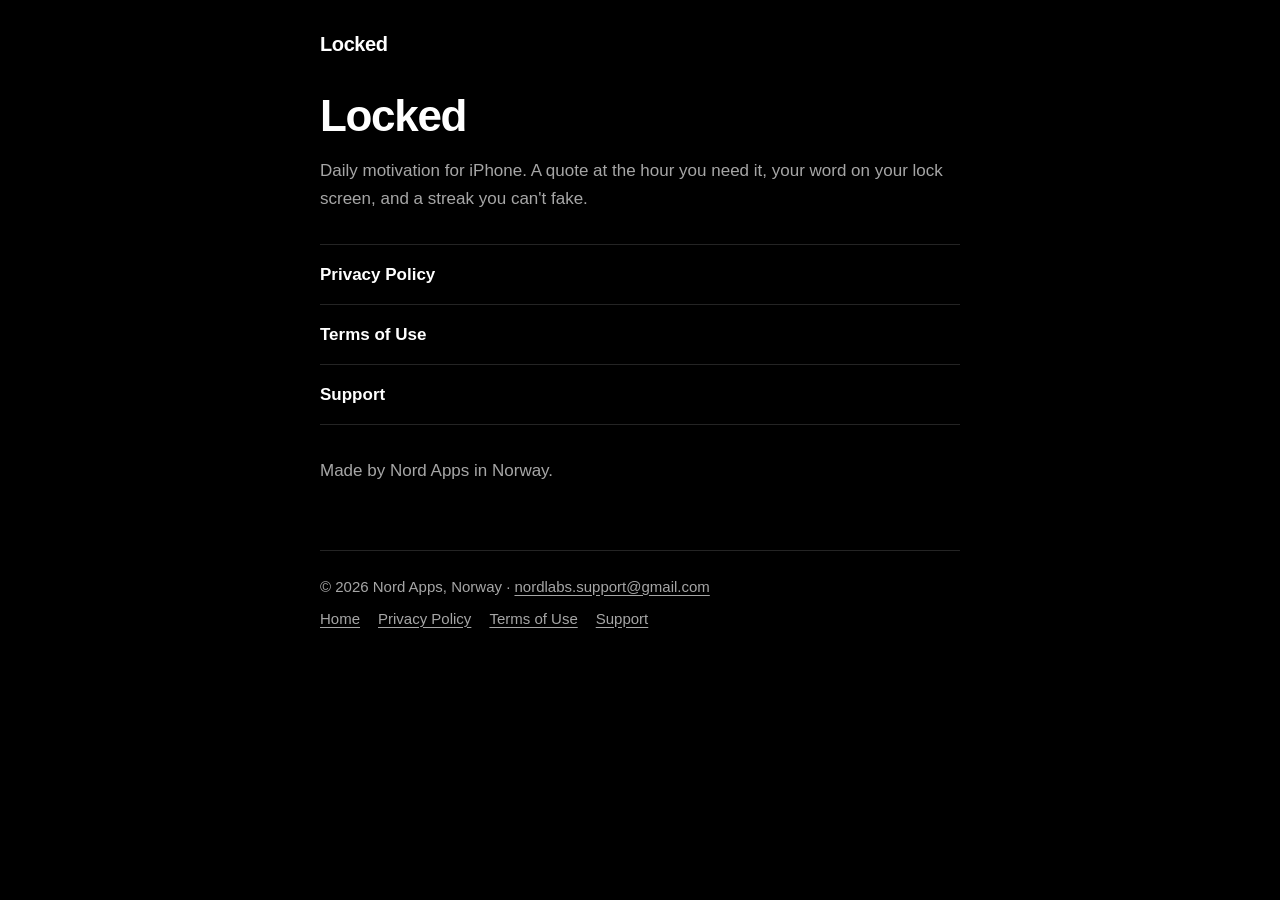
<file: index.html>
<!doctype html>
<!--
  Plain-language draft for the Locked app's legal pages, written by the developer.
  This is not legal advice. Have it reviewed if you need certainty for your situation.
-->
<html lang="en">
<head>
  <meta charset="utf-8">
  <meta name="viewport" content="width=device-width, initial-scale=1">
  <title>Locked – Daily Motivation</title>
  <meta name="description" content="Locked is an iPhone app for daily motivation: a quote at the hour you need it, your word on your lock screen and a streak you keep.">
  <meta name="color-scheme" content="dark">
  <meta name="theme-color" content="#000000">
  <link rel="stylesheet" href="style.css">
</head>
<body>
  <div class="wrap">
    <header class="site"><a class="brand" href="index.html">Locked</a></header>
    <main>
      <h1>Locked</h1>
      <p class="muted">Daily motivation for iPhone. A quote at the hour you need it, your word on your lock screen, and a streak you can't fake.</p>
      <ul class="links">
        <li><a href="privacy.html">Privacy Policy</a></li>
        <li><a href="terms.html">Terms of Use</a></li>
        <li><a href="support.html">Support</a></li>
      </ul>
      <p class="muted" style="margin-top:32px">Made by Nord Apps in Norway.</p>
    </main>
    <footer class="site">
      <div>&copy; 2026 Nord Apps, Norway &middot; <a href="mailto:nordlabs.support@gmail.com">nordlabs.support@gmail.com</a></div>
      <nav aria-label="Pages">
        <a href="index.html">Home</a>
        <a href="privacy.html">Privacy Policy</a>
        <a href="terms.html">Terms of Use</a>
        <a href="support.html">Support</a>
      </nav>
    </footer>
  </div>
</body>
</html>
</file>
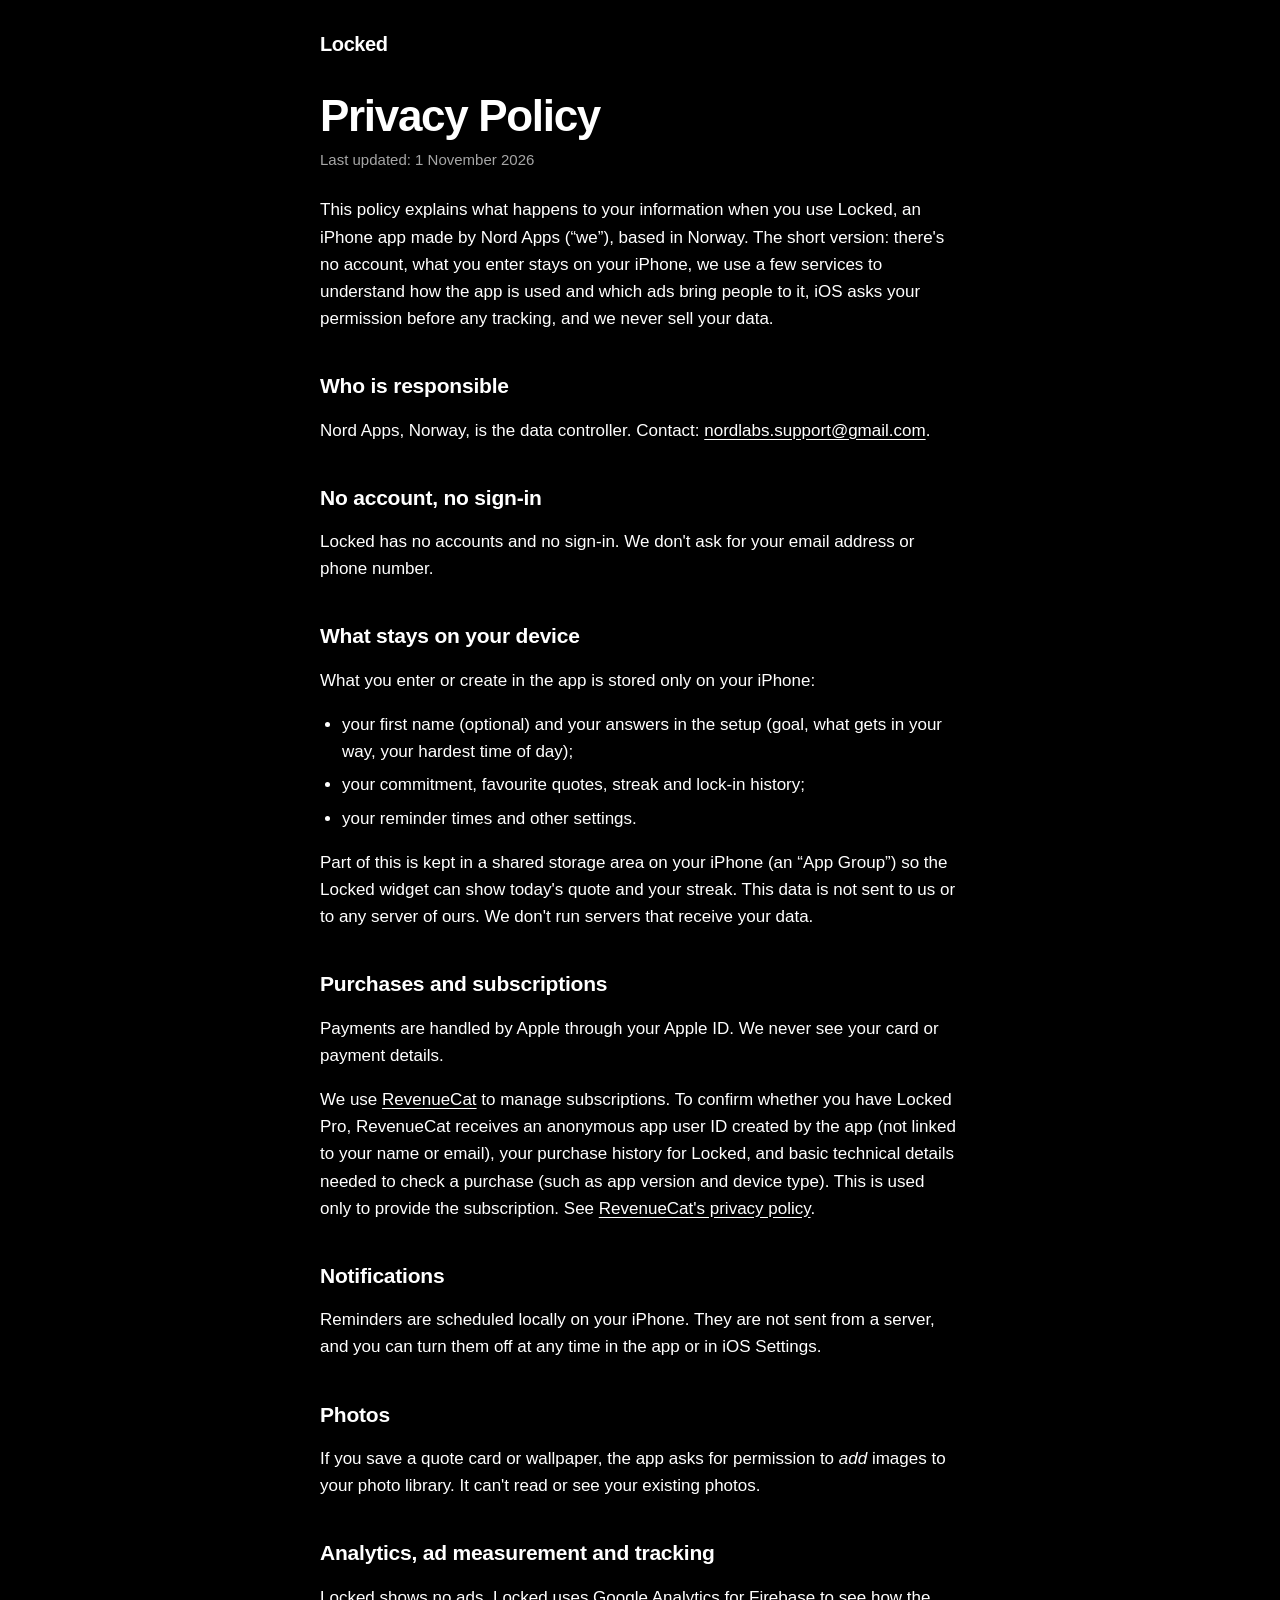
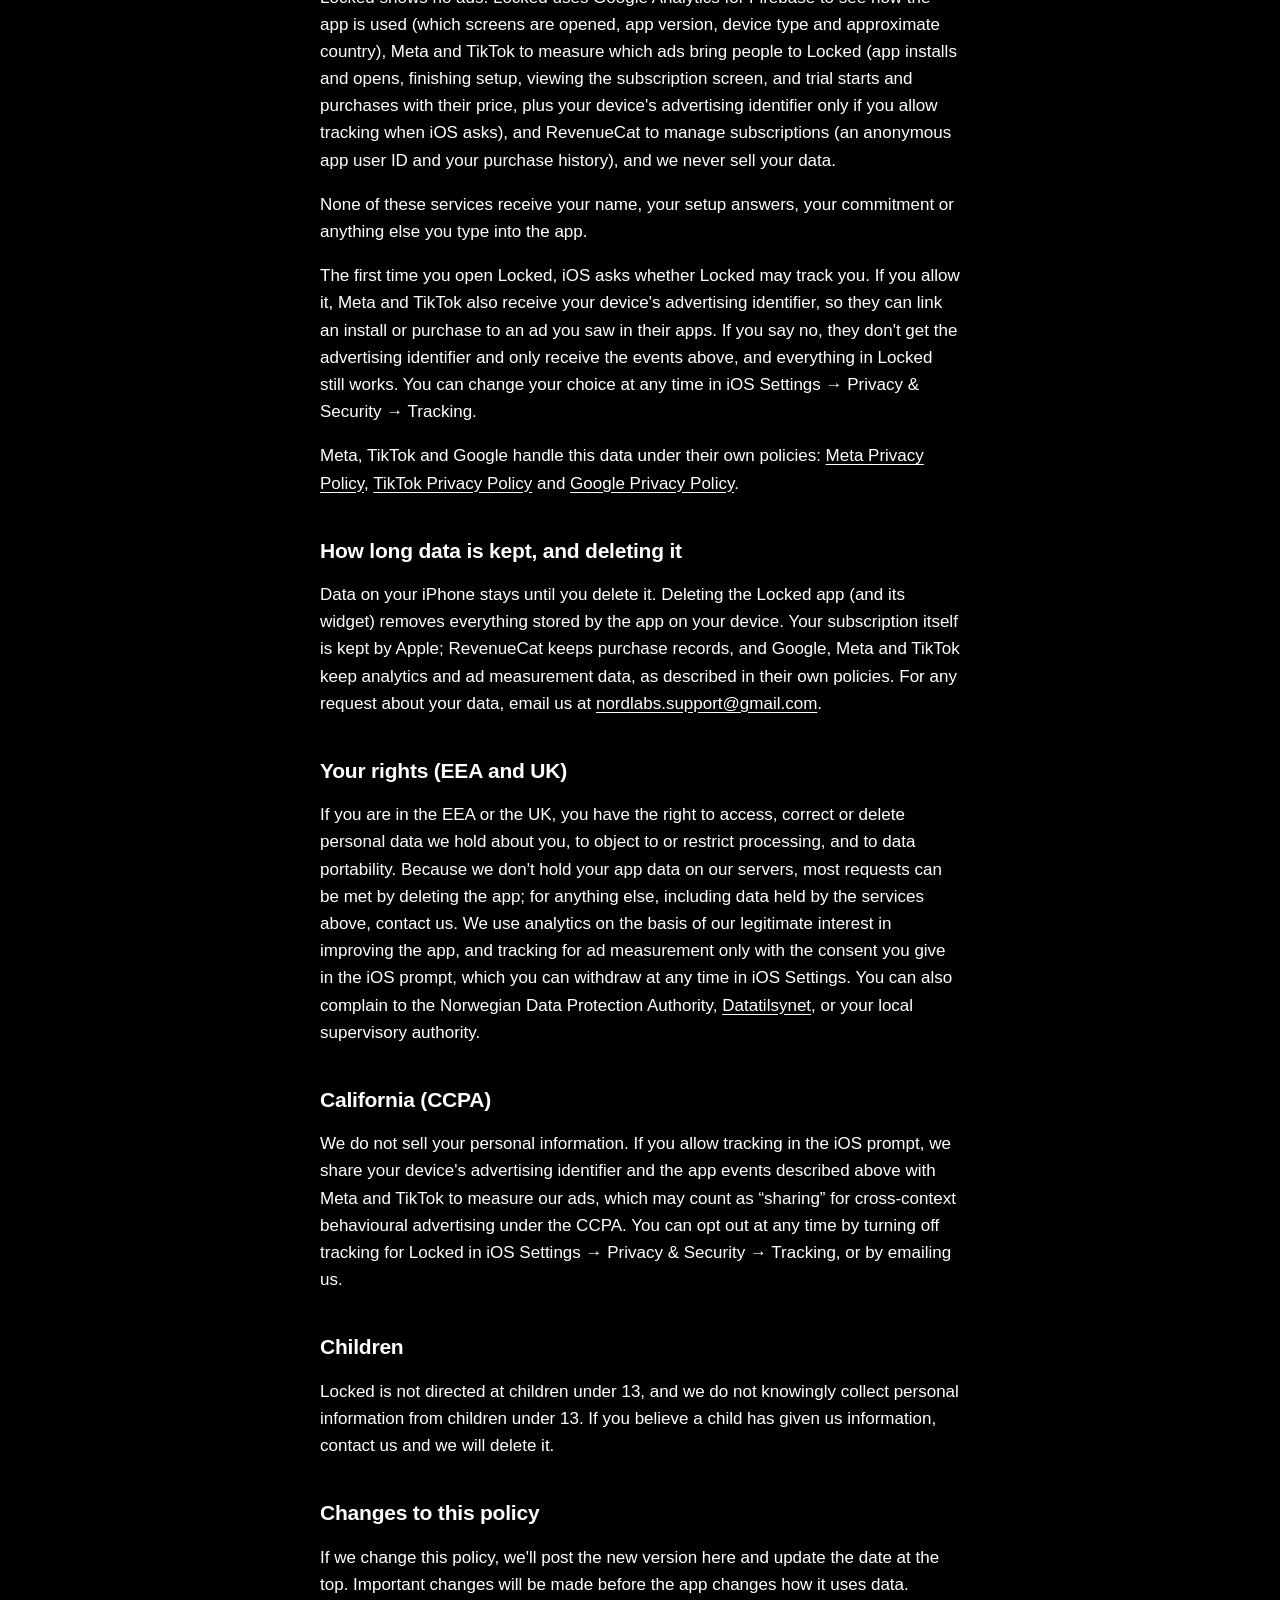
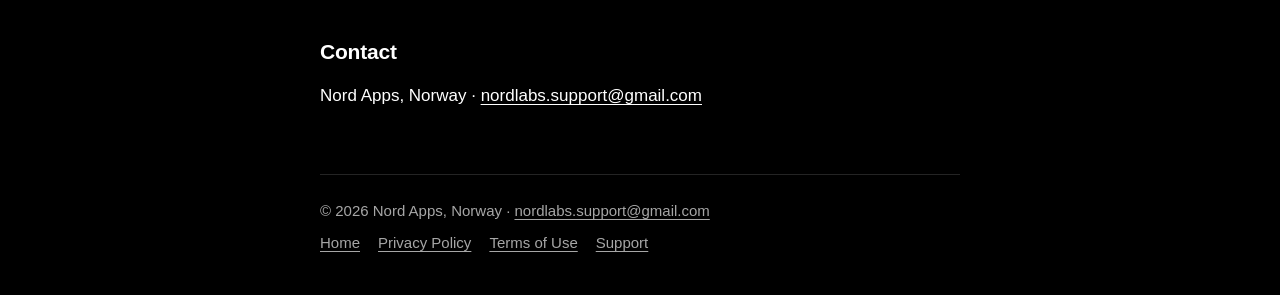
<file: privacy.html>
<!doctype html>
<!--
  Plain-language draft for the Locked app's legal pages, written by the developer.
  This is not legal advice. Have it reviewed if you need certainty for your situation.
-->
<html lang="en">
<head>
  <meta charset="utf-8">
  <meta name="viewport" content="width=device-width, initial-scale=1">
  <title>Privacy Policy – Locked</title>
  <meta name="description" content="How the Locked app handles your data: no accounts, what you enter stays on your device, and ad measurement only with your permission.">
  <meta name="color-scheme" content="dark">
  <meta name="theme-color" content="#000000">
  <link rel="stylesheet" href="style.css">
</head>
<body>
  <div class="wrap">
    <header class="site"><a class="brand" href="index.html">Locked</a></header>
    <main>
      <h1>Privacy Policy</h1>
      <p class="updated">Last updated: 1 November 2026</p>
      <p>This policy explains what happens to your information when you use Locked, an iPhone app made by Nord Apps (&ldquo;we&rdquo;), based in Norway. The short version: there's no account, what you enter stays on your iPhone, we use a few services to understand how the app is used and which ads bring people to it, iOS asks your permission before any tracking, and we never sell your data.</p>

      <h2>Who is responsible</h2>
      <p>Nord Apps, Norway, is the data controller. Contact: <a href="mailto:nordlabs.support@gmail.com">nordlabs.support@gmail.com</a>.</p>

      <h2>No account, no sign-in</h2>
      <p>Locked has no accounts and no sign-in. We don't ask for your email address or phone number.</p>

      <h2>What stays on your device</h2>
      <p>What you enter or create in the app is stored only on your iPhone:</p>
      <ul>
        <li>your first name (optional) and your answers in the setup (goal, what gets in your way, your hardest time of day);</li>
        <li>your commitment, favourite quotes, streak and lock-in history;</li>
        <li>your reminder times and other settings.</li>
      </ul>
      <p>Part of this is kept in a shared storage area on your iPhone (an &ldquo;App Group&rdquo;) so the Locked widget can show today's quote and your streak. This data is not sent to us or to any server of ours. We don't run servers that receive your data.</p>

      <h2>Purchases and subscriptions</h2>
      <p>Payments are handled by Apple through your Apple ID. We never see your card or payment details.</p>
      <p>We use <a href="https://www.revenuecat.com/privacy/">RevenueCat</a> to manage subscriptions. To confirm whether you have Locked Pro, RevenueCat receives an anonymous app user ID created by the app (not linked to your name or email), your purchase history for Locked, and basic technical details needed to check a purchase (such as app version and device type). This is used only to provide the subscription. See <a href="https://www.revenuecat.com/privacy/">RevenueCat's privacy policy</a>.</p>

      <h2>Notifications</h2>
      <p>Reminders are scheduled locally on your iPhone. They are not sent from a server, and you can turn them off at any time in the app or in iOS Settings.</p>

      <h2>Photos</h2>
      <p>If you save a quote card or wallpaper, the app asks for permission to <em>add</em> images to your photo library. It can't read or see your existing photos.</p>

      <h2>Analytics, ad measurement and tracking</h2>
      <p>Locked shows no ads. Locked uses Google Analytics for Firebase to see how the app is used (which screens are opened, app version, device type and approximate country), Meta and TikTok to measure which ads bring people to Locked (app installs and opens, finishing setup, viewing the subscription screen, and trial starts and purchases with their price, plus your device's advertising identifier only if you allow tracking when iOS asks), and RevenueCat to manage subscriptions (an anonymous app user ID and your purchase history), and we never sell your data.</p>
      <p>None of these services receive your name, your setup answers, your commitment or anything else you type into the app.</p>
      <p>The first time you open Locked, iOS asks whether Locked may track you. If you allow it, Meta and TikTok also receive your device's advertising identifier, so they can link an install or purchase to an ad you saw in their apps. If you say no, they don't get the advertising identifier and only receive the events above, and everything in Locked still works. You can change your choice at any time in iOS Settings &rarr; Privacy &amp; Security &rarr; Tracking.</p>
      <p>Meta, TikTok and Google handle this data under their own policies: <a href="https://www.facebook.com/privacy/policy/">Meta Privacy Policy</a>, <a href="https://www.tiktok.com/legal/page/global/privacy-policy/en">TikTok Privacy Policy</a> and <a href="https://policies.google.com/privacy">Google Privacy Policy</a>.</p>

      <h2>How long data is kept, and deleting it</h2>
      <p>Data on your iPhone stays until you delete it. Deleting the Locked app (and its widget) removes everything stored by the app on your device. Your subscription itself is kept by Apple; RevenueCat keeps purchase records, and Google, Meta and TikTok keep analytics and ad measurement data, as described in their own policies. For any request about your data, email us at <a href="mailto:nordlabs.support@gmail.com">nordlabs.support@gmail.com</a>.</p>

      <h2>Your rights (EEA and UK)</h2>
      <p>If you are in the EEA or the UK, you have the right to access, correct or delete personal data we hold about you, to object to or restrict processing, and to data portability. Because we don't hold your app data on our servers, most requests can be met by deleting the app; for anything else, including data held by the services above, contact us. We use analytics on the basis of our legitimate interest in improving the app, and tracking for ad measurement only with the consent you give in the iOS prompt, which you can withdraw at any time in iOS Settings. You can also complain to the Norwegian Data Protection Authority, <a href="https://www.datatilsynet.no/en/">Datatilsynet</a>, or your local supervisory authority.</p>

      <h2>California (CCPA)</h2>
      <p>We do not sell your personal information. If you allow tracking in the iOS prompt, we share your device's advertising identifier and the app events described above with Meta and TikTok to measure our ads, which may count as &ldquo;sharing&rdquo; for cross-context behavioural advertising under the CCPA. You can opt out at any time by turning off tracking for Locked in iOS Settings &rarr; Privacy &amp; Security &rarr; Tracking, or by emailing us.</p>

      <h2>Children</h2>
      <p>Locked is not directed at children under 13, and we do not knowingly collect personal information from children under 13. If you believe a child has given us information, contact us and we will delete it.</p>

      <h2>Changes to this policy</h2>
      <p>If we change this policy, we'll post the new version here and update the date at the top. Important changes will be made before the app changes how it uses data.</p>

      <h2>Contact</h2>
      <p>Nord Apps, Norway &middot; <a href="mailto:nordlabs.support@gmail.com">nordlabs.support@gmail.com</a></p>
    </main>
    <footer class="site">
      <div>&copy; 2026 Nord Apps, Norway &middot; <a href="mailto:nordlabs.support@gmail.com">nordlabs.support@gmail.com</a></div>
      <nav aria-label="Pages">
        <a href="index.html">Home</a>
        <a href="privacy.html">Privacy Policy</a>
        <a href="terms.html">Terms of Use</a>
        <a href="support.html">Support</a>
      </nav>
    </footer>
  </div>
</body>
</html>
</file>
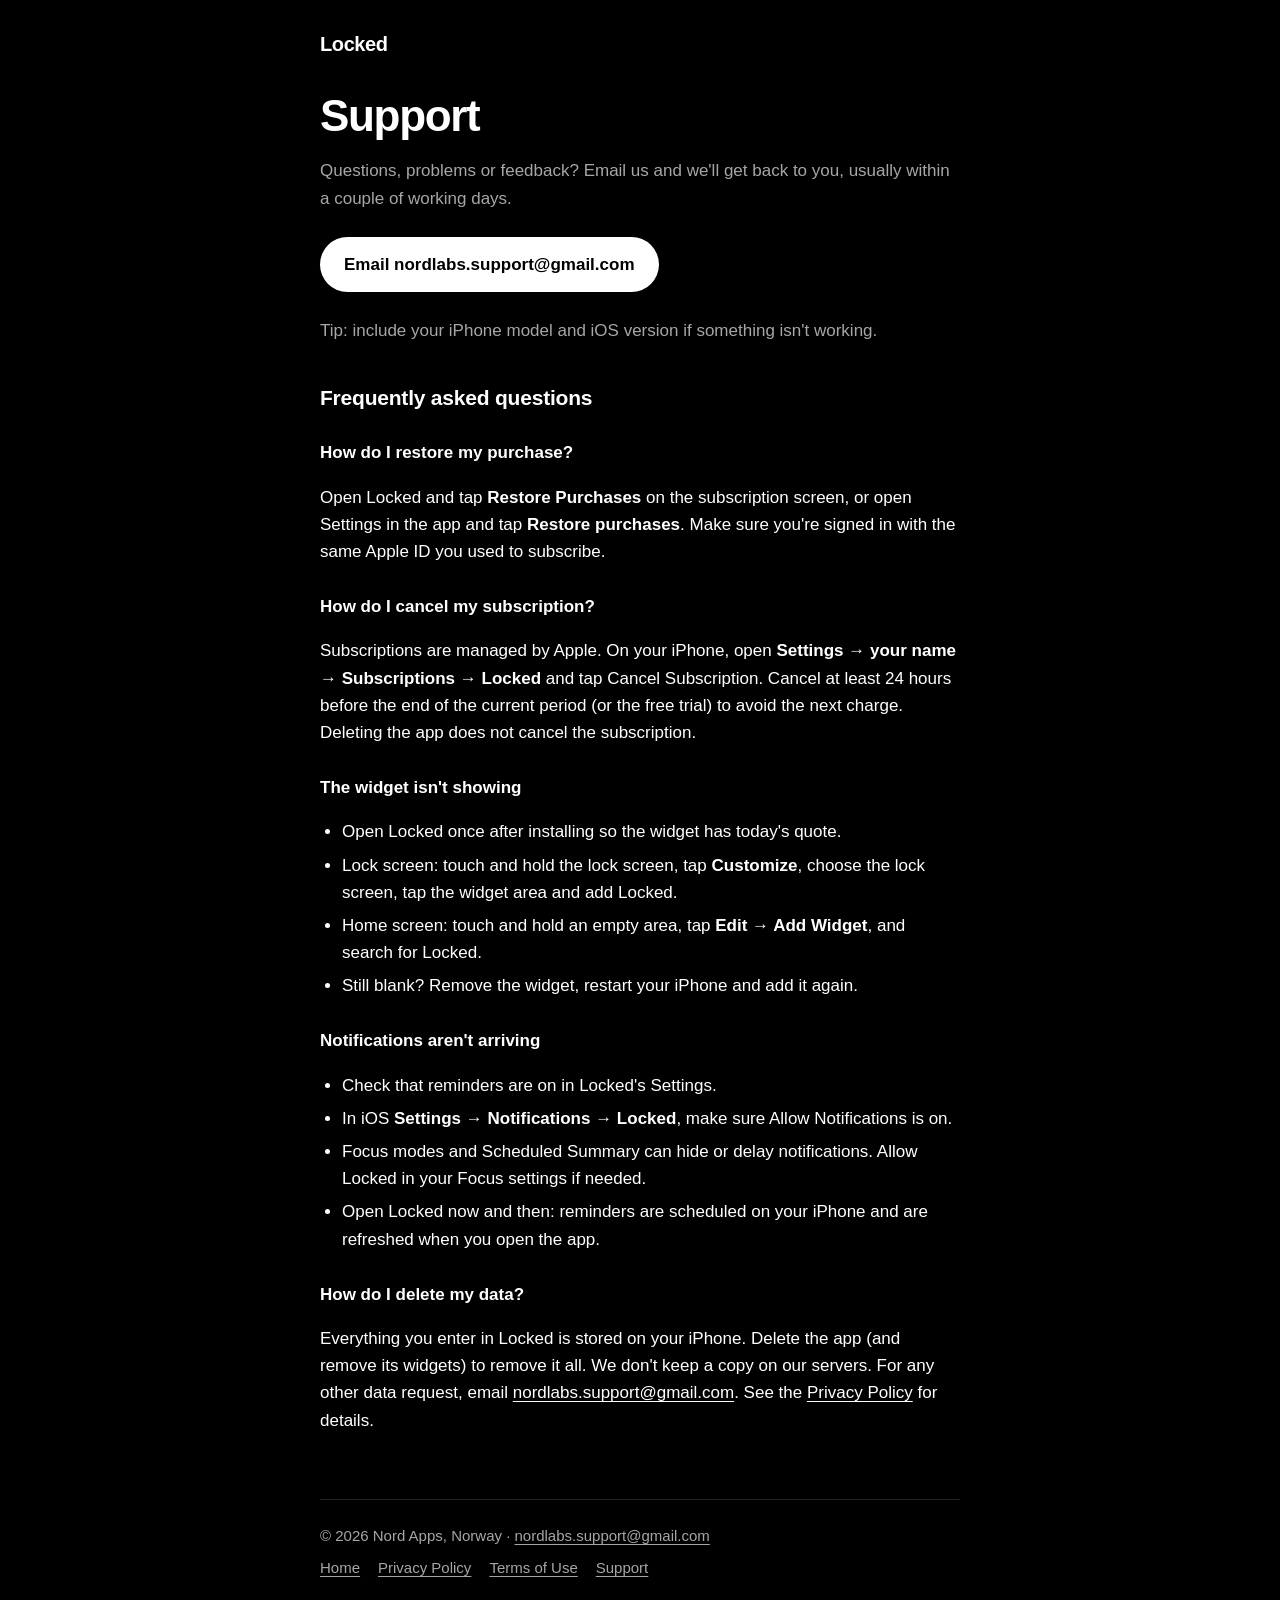
<file: support.html>
<!doctype html>
<!--
  Plain-language draft for the Locked app's legal pages, written by the developer.
  This is not legal advice. Have it reviewed if you need certainty for your situation.
-->
<html lang="en">
<head>
  <meta charset="utf-8">
  <meta name="viewport" content="width=device-width, initial-scale=1">
  <title>Support – Locked</title>
  <meta name="description" content="Help with the Locked app: restore purchases, cancel a subscription, widgets, notifications and deleting your data.">
  <meta name="color-scheme" content="dark">
  <meta name="theme-color" content="#000000">
  <link rel="stylesheet" href="style.css">
</head>
<body>
  <div class="wrap">
    <header class="site"><a class="brand" href="index.html">Locked</a></header>
    <main>
      <h1>Support</h1>
      <p class="muted">Questions, problems or feedback? Email us and we'll get back to you, usually within a couple of working days.</p>
      <p><a class="button" href="mailto:nordlabs.support@gmail.com?subject=Locked%20support">Email nordlabs.support@gmail.com</a></p>
      <p class="muted">Tip: include your iPhone model and iOS version if something isn't working.</p>

      <h2>Frequently asked questions</h2>

      <h3>How do I restore my purchase?</h3>
      <p>Open Locked and tap <strong>Restore Purchases</strong> on the subscription screen, or open Settings in the app and tap <strong>Restore purchases</strong>. Make sure you're signed in with the same Apple ID you used to subscribe.</p>

      <h3>How do I cancel my subscription?</h3>
      <p>Subscriptions are managed by Apple. On your iPhone, open <strong>Settings &rarr; your name &rarr; Subscriptions &rarr; Locked</strong> and tap Cancel Subscription. Cancel at least 24 hours before the end of the current period (or the free trial) to avoid the next charge. Deleting the app does not cancel the subscription.</p>

      <h3>The widget isn't showing</h3>
      <ul>
        <li>Open Locked once after installing so the widget has today's quote.</li>
        <li>Lock screen: touch and hold the lock screen, tap <strong>Customize</strong>, choose the lock screen, tap the widget area and add Locked.</li>
        <li>Home screen: touch and hold an empty area, tap <strong>Edit &rarr; Add Widget</strong>, and search for Locked.</li>
        <li>Still blank? Remove the widget, restart your iPhone and add it again.</li>
      </ul>

      <h3>Notifications aren't arriving</h3>
      <ul>
        <li>Check that reminders are on in Locked's Settings.</li>
        <li>In iOS <strong>Settings &rarr; Notifications &rarr; Locked</strong>, make sure Allow Notifications is on.</li>
        <li>Focus modes and Scheduled Summary can hide or delay notifications. Allow Locked in your Focus settings if needed.</li>
        <li>Open Locked now and then: reminders are scheduled on your iPhone and are refreshed when you open the app.</li>
      </ul>

      <h3>How do I delete my data?</h3>
      <p>Everything you enter in Locked is stored on your iPhone. Delete the app (and remove its widgets) to remove it all. We don't keep a copy on our servers. For any other data request, email <a href="mailto:nordlabs.support@gmail.com">nordlabs.support@gmail.com</a>. See the <a href="privacy.html">Privacy Policy</a> for details.</p>
    </main>
    <footer class="site">
      <div>&copy; 2026 Nord Apps, Norway &middot; <a href="mailto:nordlabs.support@gmail.com">nordlabs.support@gmail.com</a></div>
      <nav aria-label="Pages">
        <a href="index.html">Home</a>
        <a href="privacy.html">Privacy Policy</a>
        <a href="terms.html">Terms of Use</a>
        <a href="support.html">Support</a>
      </nav>
    </footer>
  </div>
</body>
</html>
</file>
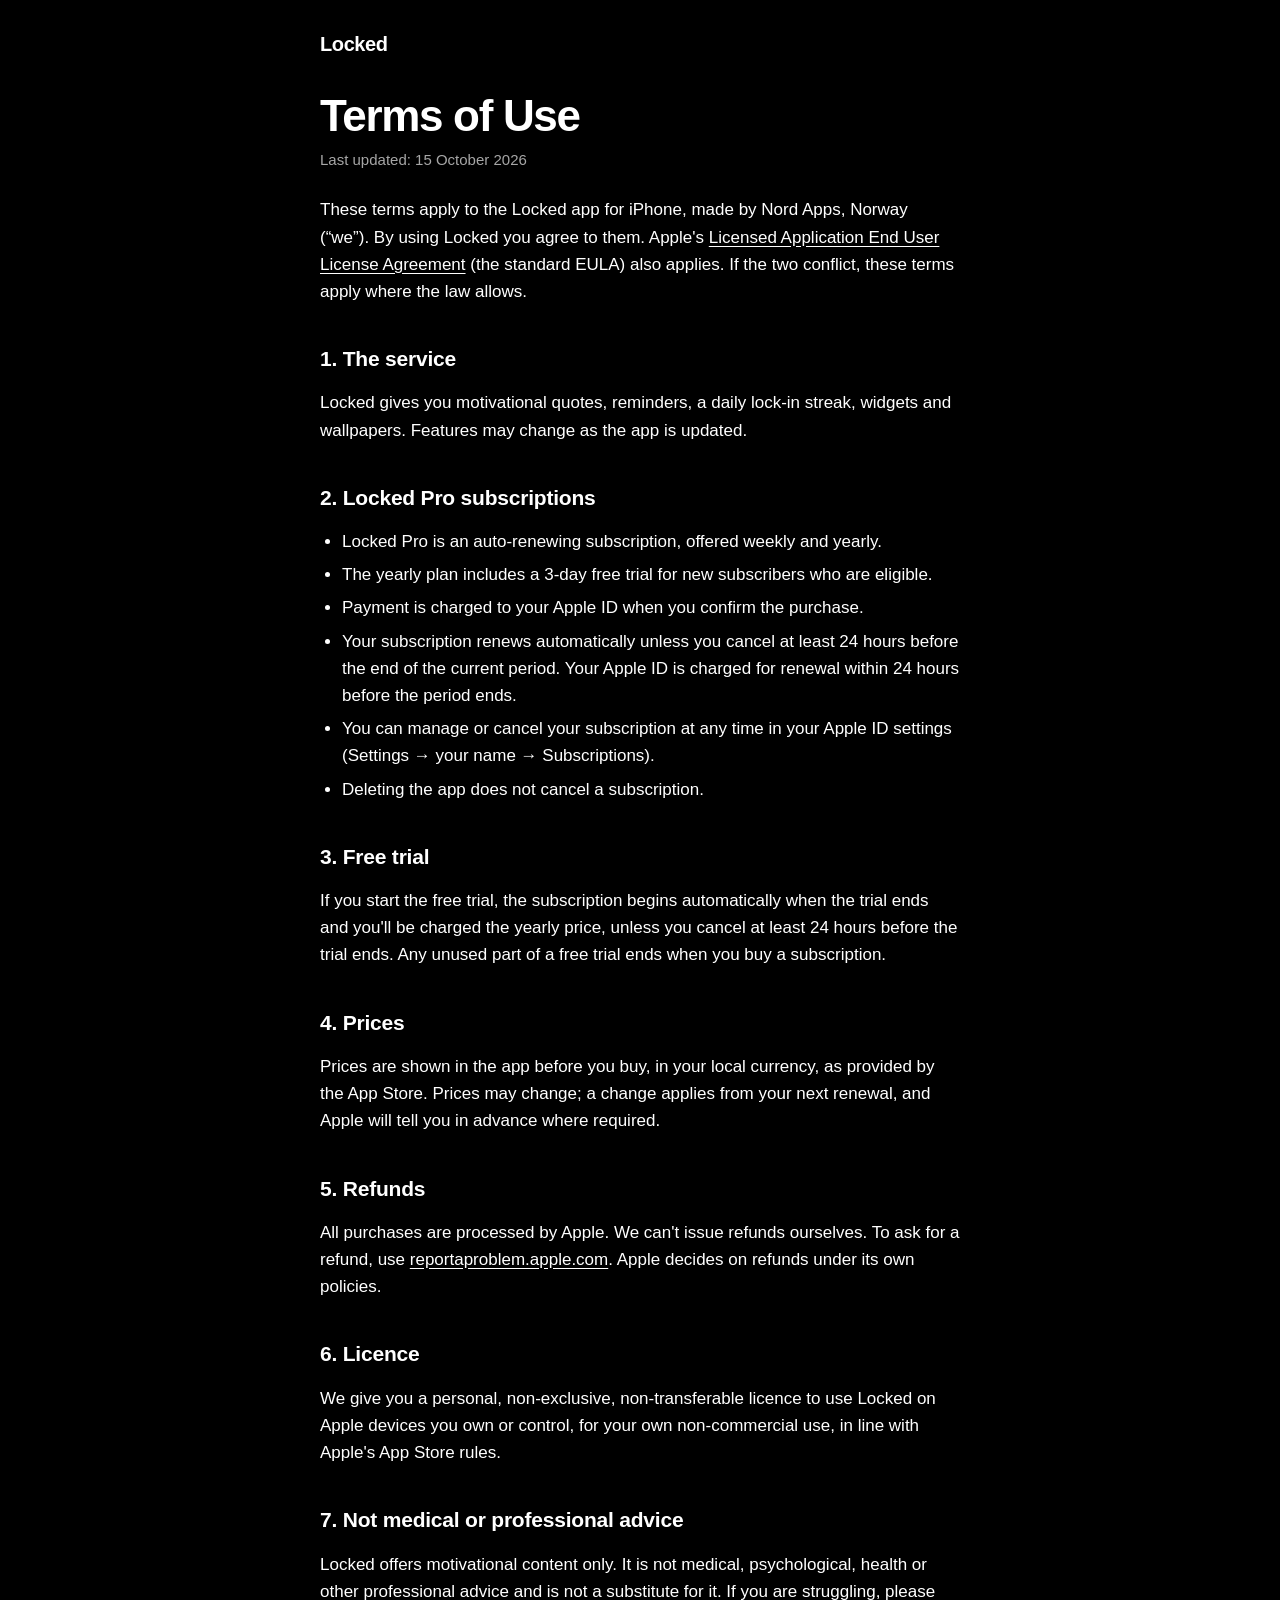
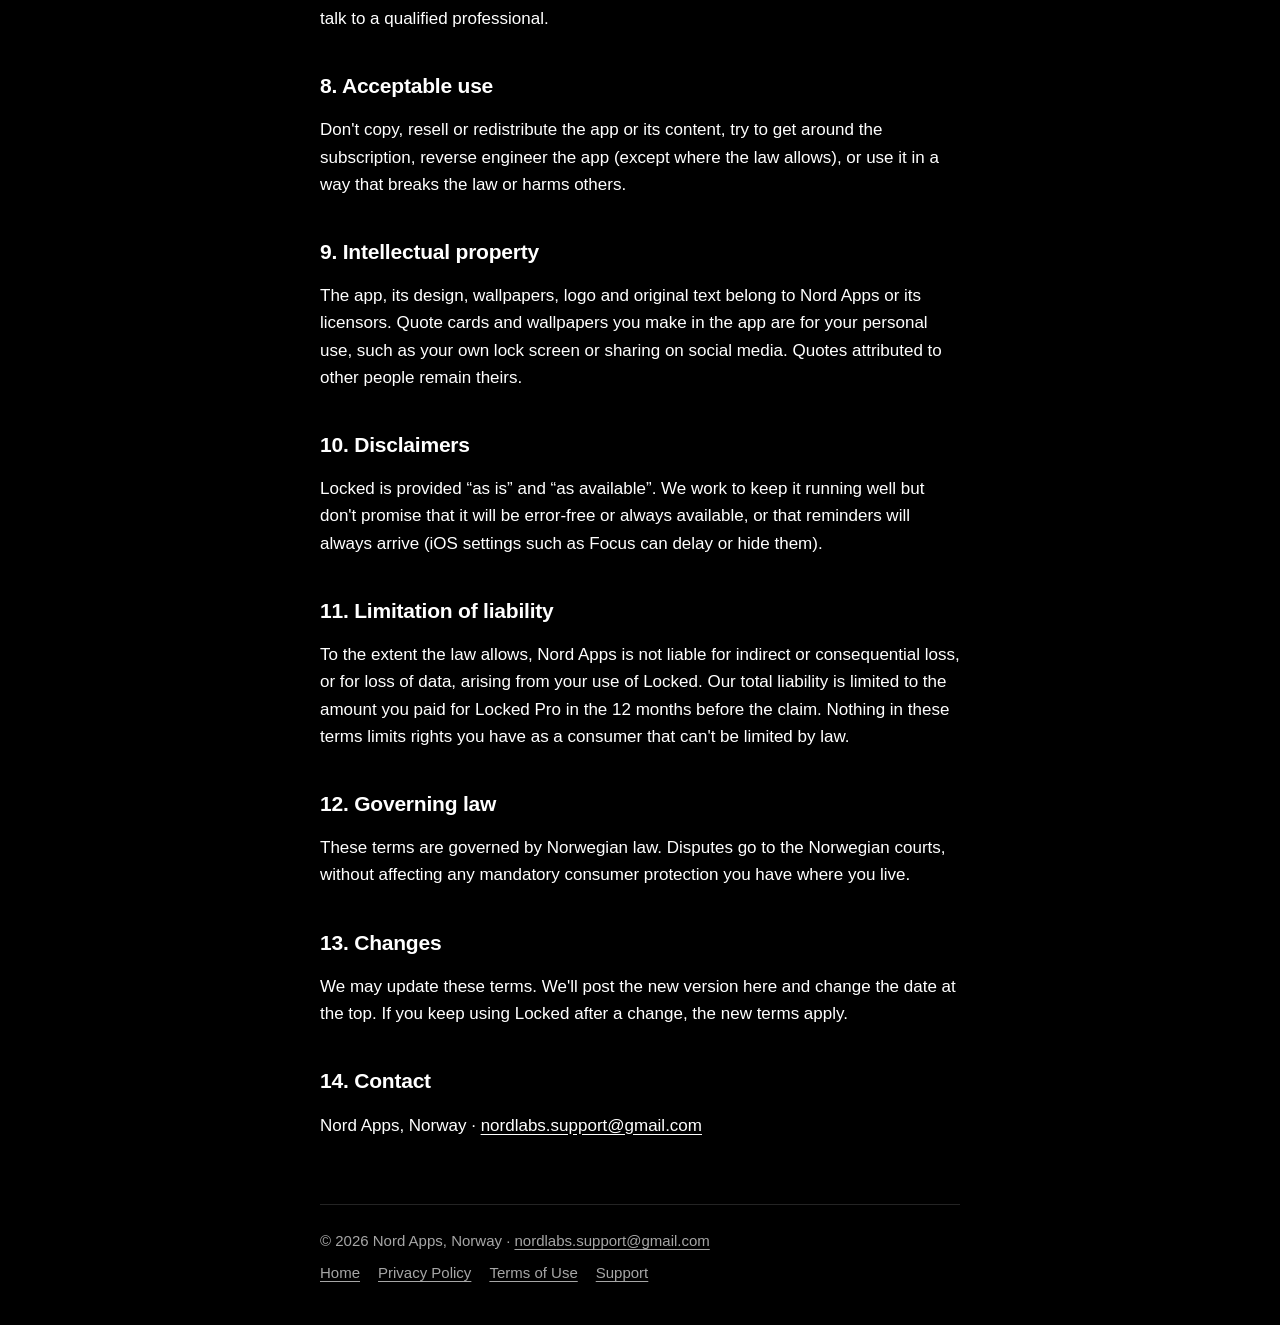
<file: terms.html>
<!doctype html>
<!--
  Plain-language draft for the Locked app's legal pages, written by the developer.
  This is not legal advice. Have it reviewed if you need certainty for your situation.
-->
<html lang="en">
<head>
  <meta charset="utf-8">
  <meta name="viewport" content="width=device-width, initial-scale=1">
  <title>Terms of Use – Locked</title>
  <meta name="description" content="Terms of Use for the Locked app, including Locked Pro auto-renewing subscriptions.">
  <meta name="color-scheme" content="dark">
  <meta name="theme-color" content="#000000">
  <link rel="stylesheet" href="style.css">
</head>
<body>
  <div class="wrap">
    <header class="site"><a class="brand" href="index.html">Locked</a></header>
    <main>
      <h1>Terms of Use</h1>
      <p class="updated">Last updated: 15 October 2026</p>
      <p>These terms apply to the Locked app for iPhone, made by Nord Apps, Norway (&ldquo;we&rdquo;). By using Locked you agree to them. Apple's <a href="https://www.apple.com/legal/internet-services/itunes/dev/stdeula/">Licensed Application End User License Agreement</a> (the standard EULA) also applies. If the two conflict, these terms apply where the law allows.</p>

      <h2>1. The service</h2>
      <p>Locked gives you motivational quotes, reminders, a daily lock-in streak, widgets and wallpapers. Features may change as the app is updated.</p>

      <h2>2. Locked Pro subscriptions</h2>
      <ul>
        <li>Locked Pro is an auto-renewing subscription, offered weekly and yearly.</li>
        <li>The yearly plan includes a 3-day free trial for new subscribers who are eligible.</li>
        <li>Payment is charged to your Apple ID when you confirm the purchase.</li>
        <li>Your subscription renews automatically unless you cancel at least 24 hours before the end of the current period. Your Apple ID is charged for renewal within 24 hours before the period ends.</li>
        <li>You can manage or cancel your subscription at any time in your Apple ID settings (Settings &rarr; your name &rarr; Subscriptions).</li>
        <li>Deleting the app does not cancel a subscription.</li>
      </ul>

      <h2>3. Free trial</h2>
      <p>If you start the free trial, the subscription begins automatically when the trial ends and you'll be charged the yearly price, unless you cancel at least 24 hours before the trial ends. Any unused part of a free trial ends when you buy a subscription.</p>

      <h2>4. Prices</h2>
      <p>Prices are shown in the app before you buy, in your local currency, as provided by the App Store. Prices may change; a change applies from your next renewal, and Apple will tell you in advance where required.</p>

      <h2>5. Refunds</h2>
      <p>All purchases are processed by Apple. We can't issue refunds ourselves. To ask for a refund, use <a href="https://reportaproblem.apple.com">reportaproblem.apple.com</a>. Apple decides on refunds under its own policies.</p>

      <h2>6. Licence</h2>
      <p>We give you a personal, non-exclusive, non-transferable licence to use Locked on Apple devices you own or control, for your own non-commercial use, in line with Apple's App Store rules.</p>

      <h2>7. Not medical or professional advice</h2>
      <p>Locked offers motivational content only. It is not medical, psychological, health or other professional advice and is not a substitute for it. If you are struggling, please talk to a qualified professional.</p>

      <h2>8. Acceptable use</h2>
      <p>Don't copy, resell or redistribute the app or its content, try to get around the subscription, reverse engineer the app (except where the law allows), or use it in a way that breaks the law or harms others.</p>

      <h2>9. Intellectual property</h2>
      <p>The app, its design, wallpapers, logo and original text belong to Nord Apps or its licensors. Quote cards and wallpapers you make in the app are for your personal use, such as your own lock screen or sharing on social media. Quotes attributed to other people remain theirs.</p>

      <h2>10. Disclaimers</h2>
      <p>Locked is provided &ldquo;as is&rdquo; and &ldquo;as available&rdquo;. We work to keep it running well but don't promise that it will be error-free or always available, or that reminders will always arrive (iOS settings such as Focus can delay or hide them).</p>

      <h2>11. Limitation of liability</h2>
      <p>To the extent the law allows, Nord Apps is not liable for indirect or consequential loss, or for loss of data, arising from your use of Locked. Our total liability is limited to the amount you paid for Locked Pro in the 12 months before the claim. Nothing in these terms limits rights you have as a consumer that can't be limited by law.</p>

      <h2>12. Governing law</h2>
      <p>These terms are governed by Norwegian law. Disputes go to the Norwegian courts, without affecting any mandatory consumer protection you have where you live.</p>

      <h2>13. Changes</h2>
      <p>We may update these terms. We'll post the new version here and change the date at the top. If you keep using Locked after a change, the new terms apply.</p>

      <h2>14. Contact</h2>
      <p>Nord Apps, Norway &middot; <a href="mailto:nordlabs.support@gmail.com">nordlabs.support@gmail.com</a></p>
    </main>
    <footer class="site">
      <div>&copy; 2026 Nord Apps, Norway &middot; <a href="mailto:nordlabs.support@gmail.com">nordlabs.support@gmail.com</a></div>
      <nav aria-label="Pages">
        <a href="index.html">Home</a>
        <a href="privacy.html">Privacy Policy</a>
        <a href="terms.html">Terms of Use</a>
        <a href="support.html">Support</a>
      </nav>
    </footer>
  </div>
</body>
</html>
</file>
<file: style.css>
:root {
  --bg: #000;
  --text: #fff;
  --muted: rgba(255, 255, 255, 0.65);
  --line: rgba(255, 255, 255, 0.14);
  --surface: #111;
}

* { box-sizing: border-box; }

html { -webkit-text-size-adjust: 100%; }

body {
  margin: 0;
  background: var(--bg);
  color: var(--text);
  font: 17px/1.6 -apple-system, BlinkMacSystemFont, "SF Pro Text", "Helvetica Neue", Arial, sans-serif;
}

.wrap {
  max-width: 680px;
  margin: 0 auto;
  padding: 0 20px;
}

header.site {
  padding: 28px 0 8px;
}

header.site a.brand {
  color: var(--text);
  font-weight: 900;
  letter-spacing: -0.02em;
  font-size: 20px;
  text-decoration: none;
}

main { padding: 24px 0 48px; }

h1 {
  font-size: clamp(32px, 8vw, 44px);
  line-height: 1.1;
  letter-spacing: -0.03em;
  font-weight: 900;
  margin: 0 0 8px;
}

h2 {
  font-size: 21px;
  line-height: 1.3;
  letter-spacing: -0.01em;
  margin: 40px 0 8px;
}

h3 { font-size: 17px; margin: 28px 0 4px; }

p, li { color: var(--text); }
.muted, .updated { color: var(--muted); }
.updated { font-size: 15px; margin: 0 0 24px; }

ul { padding-left: 22px; }
li { margin: 6px 0; }

a { color: var(--text); text-underline-offset: 3px; }
a:hover { opacity: 0.8; }

.note {
  border: 1px solid var(--line);
  background: var(--surface);
  border-radius: 14px;
  padding: 16px 18px;
  margin: 24px 0;
}
.note h2 { margin-top: 0; }

.links {
  list-style: none;
  padding: 0;
  margin: 32px 0 0;
}
.links li { margin: 0; border-top: 1px solid var(--line); }
.links li:last-child { border-bottom: 1px solid var(--line); }
.links a {
  display: block;
  padding: 16px 0;
  font-weight: 700;
  text-decoration: none;
}

.button {
  display: inline-block;
  background: var(--text);
  color: var(--bg);
  font-weight: 800;
  text-decoration: none;
  padding: 14px 24px;
  border-radius: 999px;
  margin: 8px 0;
}

footer.site {
  border-top: 1px solid var(--line);
  padding: 24px 0 40px;
  font-size: 15px;
  color: var(--muted);
}
footer.site a { color: var(--muted); }
footer.site nav { display: flex; flex-wrap: wrap; gap: 8px 18px; margin-top: 8px; }
</file>
